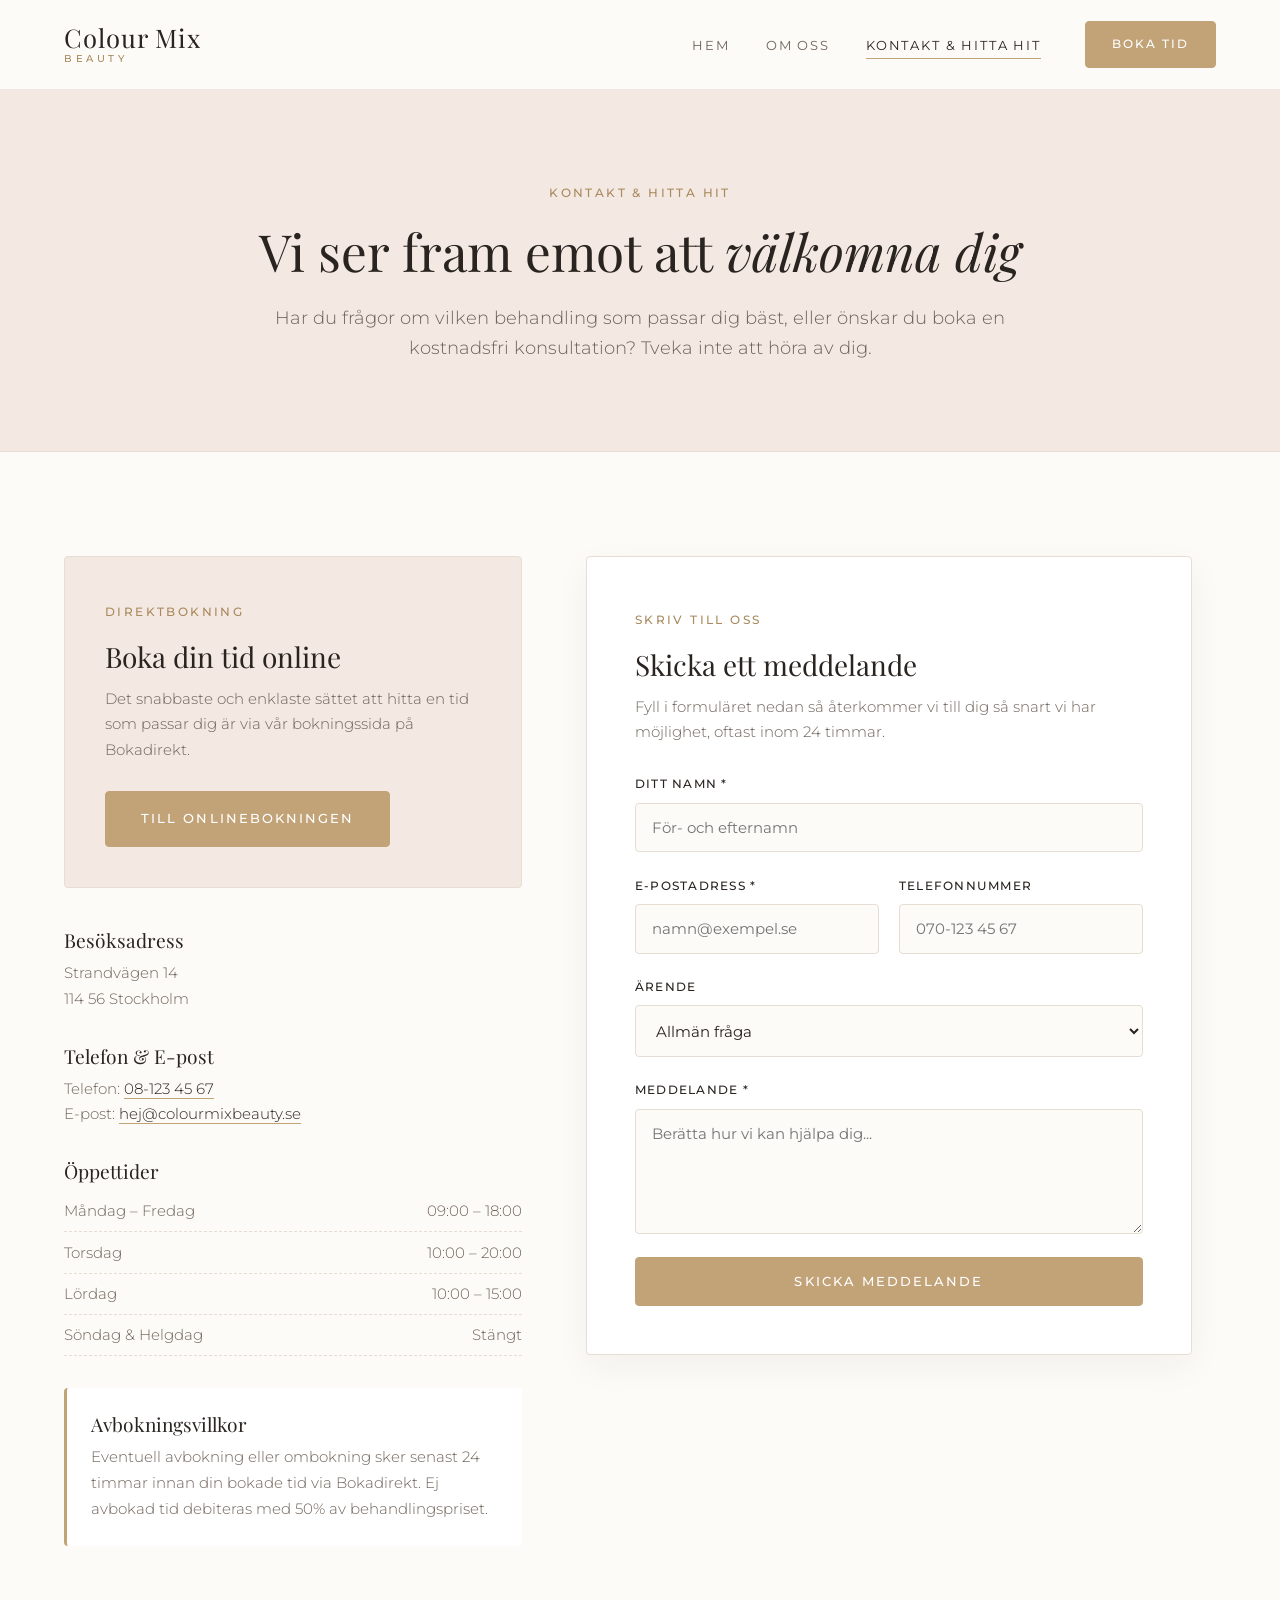
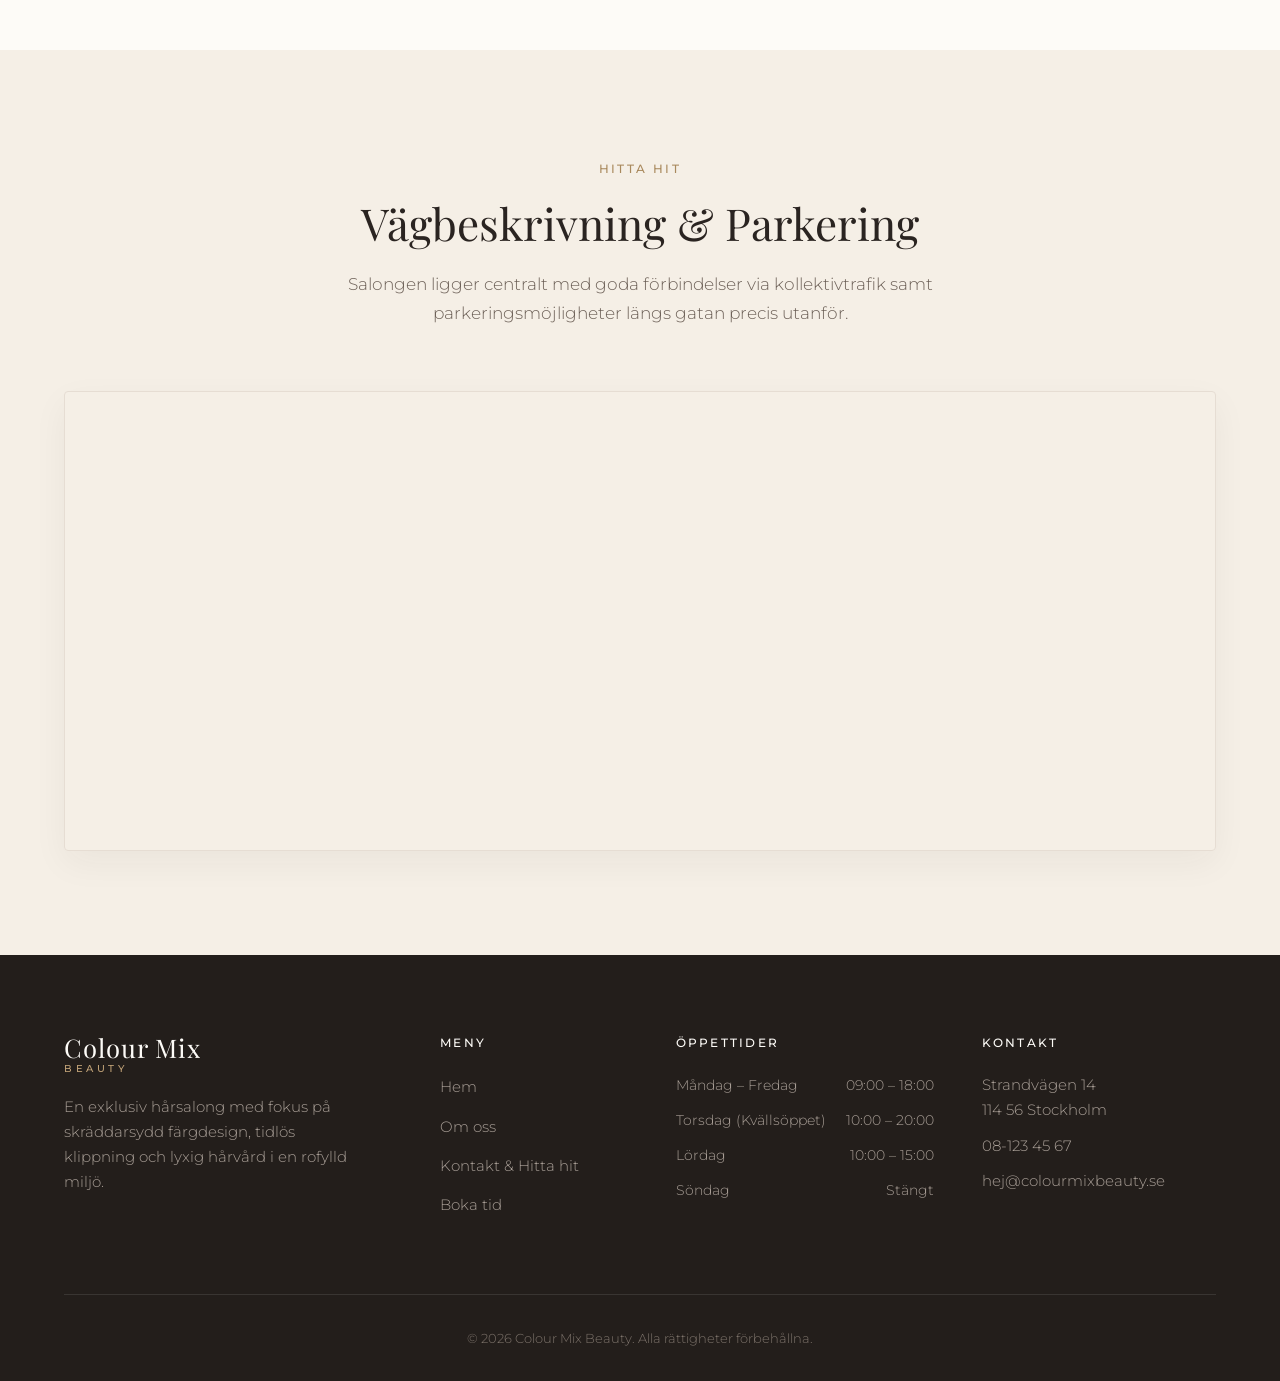
<file: contact.html>
<!DOCTYPE html>
<html lang="sv">
<head>
  <meta charset="UTF-8">
  <meta name="viewport" content="width=device-width, initial-scale=1.0">
  <title>Kontakt & Hitta hit | Colour Mix Beauty</title>
  <meta name="description" content="Kontakta Colour Mix Beauty eller boka din tid online. Här hittar du våra öppettider, adress och kontaktuppgifter.">
  
  <!-- Google Fonts: Playfair Display & Montserrat -->
  <link rel="preconnect" href="https://fonts.googleapis.com">
  <link rel="preconnect" href="https://fonts.gstatic.com" crossorigin>
  <link href="https://fonts.googleapis.com/css2?family=Montserrat:wght@300;400;500;600&family=Playfair+Display:ital,wght@0,400;0,500;0,600;1,400&display=swap" rel="stylesheet">
  
  <!-- Main Stylesheet -->
  <link rel="stylesheet" href="style.css">
</head>
<body>

  <!-- Header & Navigation -->
  <header class="site-header" id="site-header">
    <div class="container header-inner">
      <a href="index.html" class="brand-logo" aria-label="Colour Mix Beauty Hem">
        <span class="brand-main">Colour Mix</span>
        <span class="brand-sub">Beauty</span>
      </a>

      <button class="mobile-menu-toggle" id="mobile-menu-toggle" aria-label="Öppna meny" aria-expanded="false" aria-controls="main-nav">
        <span class="hamburger-line"></span>
        <span class="hamburger-line"></span>
        <span class="hamburger-line"></span>
      </button>

      <nav class="main-nav" id="main-nav" aria-label="Huvudmeny">
        <ul class="nav-list">
          <li><a href="index.html" class="nav-link">Hem</a></li>
          <li><a href="about.html" class="nav-link">Om oss</a></li>
          <li><a href="contact.html" class="nav-link active">Kontakt & Hitta hit</a></li>
        </ul>
        <a href="YOUR_BOKADIREKT_LINK_HERE" class="btn btn-primary nav-cta" target="_blank" rel="noopener noreferrer">Boka tid</a>
      </nav>
    </div>
  </header>

  <main>
    <!-- Page Header -->
    <section class="page-hero bg-blush">
      <div class="container narrow-container text-center reveal">
        <span class="eyebrow">Kontakt &amp; Hitta hit</span>
        <h1 class="page-title">Vi ser fram emot att <em>välkomna dig</em></h1>
        <p class="page-subtitle">
          Har du frågor om vilken behandling som passar dig bäst, eller önskar du boka en kostnadsfri konsultation? Tveka inte att höra av dig.
        </p>
      </div>
    </section>

    <!-- Contact Details & Form Section -->
    <section class="section contact-section">
      <div class="container contact-grid">
        
        <!-- Left Column: Info Cards -->
        <div class="contact-info-wrapper reveal">
          <div class="contact-card">
            <span class="eyebrow">Direktbokning</span>
            <h2 class="contact-card-title">Boka din tid online</h2>
            <p class="contact-card-text">
              Det snabbaste och enklaste sättet att hitta en tid som passar dig är via vår bokningssida på Bokadirekt.
            </p>
            <a href="YOUR_BOKADIREKT_LINK_HERE" class="btn btn-primary" target="_blank" rel="noopener noreferrer">Till onlinebokningen</a>
          </div>

          <div class="contact-details-box">
            <div class="detail-group">
              <h3 class="detail-title">Besöksadress</h3>
              <p>Strandvägen 14<br>114 56 Stockholm</p>
            </div>

            <div class="detail-group">
              <h3 class="detail-title">Telefon &amp; E-post</h3>
              <p>Telefon: <a href="tel:+4681234567" class="text-link">08-123 45 67</a></p>
              <p>E-post: <a href="mailto:hej@colourmixbeauty.se" class="text-link">hej@colourmixbeauty.se</a></p>
            </div>

            <div class="detail-group">
              <h3 class="detail-title">Öppettider</h3>
              <ul class="contact-hours-list">
                <li><span>Måndag – Fredag</span> <span>09:00 – 18:00</span></li>
                <li><span>Torsdag</span> <span>10:00 – 20:00</span></li>
                <li><span>Lördag</span> <span>10:00 – 15:00</span></li>
                <li><span>Söndag &amp; Helgdag</span> <span>Stängt</span></li>
              </ul>
            </div>

            <div class="detail-group policy-box">
              <h3 class="detail-title">Avbokningsvillkor</h3>
              <p>Eventuell avbokning eller ombokning sker senast 24 timmar innan din bokade tid via Bokadirekt. Ej avbokad tid debiteras med 50% av behandlingspriset.</p>
            </div>
          </div>
        </div>

        <!-- Right Column: Netlify Contact Form -->
        <div class="contact-form-wrapper reveal">
          <div class="form-container">
            <span class="eyebrow">Skriv till oss</span>
            <h2 class="contact-card-title">Skicka ett meddelande</h2>
            <p class="contact-card-text">Fyll i formuläret nedan så återkommer vi till dig så snart vi har möjlighet, oftast inom 24 timmar.</p>

            <form name="kontakt" method="POST" data-netlify="true" class="luxury-form">
              <input type="hidden" name="form-name" value="kontakt">
              
              <div class="form-group">
                <label for="name" class="form-label">Ditt namn *</label>
                <input type="text" id="name" name="namn" class="form-input" placeholder="För- och efternamn" required>
              </div>

              <div class="form-row">
                <div class="form-group">
                  <label for="email" class="form-label">E-postadress *</label>
                  <input type="email" id="email" name="epost" class="form-input" placeholder="namn@exempel.se" required>
                </div>
                <div class="form-group">
                  <label for="phone" class="form-label">Telefonnummer</label>
                  <input type="tel" id="phone" name="telefon" class="form-input" placeholder="070-123 45 67">
                </div>
              </div>

              <div class="form-group">
                <label for="subject" class="form-label">Ärende</label>
                <select id="subject" name="arende" class="form-input">
                  <option value="Allmän fråga">Allmän fråga</option>
                  <option value="Konsultation färg/balayage">Rådgivning kring färg / Balayage</option>
                  <option value="Brud & Fest">Brud &amp; Feststyling</option>
                  <option value="Övrigt">Övrigt</option>
                </select>
              </div>

              <div class="form-group">
                <label for="message" class="form-label">Meddelande *</label>
                <textarea id="message" name="meddelande" rows="5" class="form-input" placeholder="Berätta hur vi kan hjälpa dig..." required></textarea>
              </div>

              <button type="submit" class="btn btn-primary btn-full">Skicka meddelande</button>
            </form>
          </div>
        </div>

      </div>
    </section>

    <!-- Map & Directions Section -->
    <section class="section map-section bg-cream-dark">
      <div class="container">
        <div class="section-header text-center reveal">
          <span class="eyebrow">Hitta hit</span>
          <h2 class="section-title">Vägbeskrivning &amp; Parkering</h2>
          <p class="section-subtitle">
            Salongen ligger centralt med goda förbindelser via kollektivtrafik samt parkeringsmöjligheter längs gatan precis utanför.
          </p>
        </div>

        <div class="map-frame-wrapper reveal">
          <!-- Embedded Google Map (Centered on Strandvägen, Stockholm - easy to replace with your own address) -->
          <iframe 
            title="Karta till Colour Mix Beauty"
            src="https://www.google.com/maps/embed?pb=!1m18!1m12!1m3!1d2035.158720944149!2d18.0815393!3d59.3319784!2m3!1f0!2f0!3f0!3m2!1i1024!2i768!4f13.1!3m3!1m2!1s0x465f9d5952897151%3A0x600a737a0b60880!2sStrandv%C3%A4gen%2C%20Stockholm!5e0!3m2!1ssv!2sse!4v1700000000000!5m2!1ssv!2sse" 
            width="100%" 
            height="450" 
            style="border:0;" 
            allowfullscreen="" 
            loading="lazy" 
            referrerpolicy="no-referrer-when-downgrade">
          </iframe>
        </div>
      </div>
    </section>
  </main>

  <!-- Footer -->
  <footer class="site-footer">
    <div class="container footer-grid">
      <div class="footer-brand">
        <a href="index.html" class="brand-logo footer-logo">
          <span class="brand-main">Colour Mix</span>
          <span class="brand-sub">Beauty</span>
        </a>
        <p class="footer-desc">
          En exklusiv hårsalong med fokus på skräddarsydd färgdesign, tidlös klippning och lyxig hårvård i en rofylld miljö.
        </p>
      </div>

      <div class="footer-col">
        <h4 class="footer-heading">Meny</h4>
        <ul class="footer-links">
          <li><a href="index.html">Hem</a></li>
          <li><a href="about.html">Om oss</a></li>
          <li><a href="contact.html">Kontakt &amp; Hitta hit</a></li>
          <li><a href="YOUR_BOKADIREKT_LINK_HERE" target="_blank" rel="noopener noreferrer">Boka tid</a></li>
        </ul>
      </div>

      <div class="footer-col">
        <h4 class="footer-heading">Öppettider</h4>
        <ul class="footer-hours">
          <li><span>Måndag – Fredag</span> <span>09:00 – 18:00</span></li>
          <li><span>Torsdag (Kvällsöppet)</span> <span>10:00 – 20:00</span></li>
          <li><span>Lördag</span> <span>10:00 – 15:00</span></li>
          <li><span>Söndag</span> <span>Stängt</span></li>
        </ul>
      </div>

      <div class="footer-col">
        <h4 class="footer-heading">Kontakt</h4>
        <address class="footer-address">
          <p>Strandvägen 14<br>114 56 Stockholm</p>
          <p><a href="tel:+4681234567">08-123 45 67</a></p>
          <p><a href="mailto:hej@colourmixbeauty.se">hej@colourmixbeauty.se</a></p>
        </address>
      </div>
    </div>

    <div class="container footer-bottom">
      <p>&copy; <span id="current-year">2026</span> Colour Mix Beauty. Alla rättigheter förbehållna.</p>
    </div>
  </footer>

  <!-- Main Script -->
  <script src="script.js"></script>
</body>
</html>
</file>
<file: style.css>
/* ==========================================================================
   Colour Mix Beauty - Luxury Salon Stylesheet
   ========================================================================== */

:root {
  /* Color Palette */
  --bg-cream: #FDFBF7;
  --bg-cream-dark: #F5EFE6;
  --bg-blush: #F3E9E2;
  --bg-white: #FFFFFF;
  
  --text-dark: #2A2421;
  --text-muted: #6E6259;
  --text-light: #9A8D84;
  
  --accent-gold: #C2A378;
  --accent-gold-hover: #A9895D;
  --accent-champagne: #E5D5C3;
  --border-subtle: #E6DDD3;

  /* Typography */
  --font-heading: 'Playfair Display', Georgia, serif;
  --font-body: 'Montserrat', -apple-system, BlinkMacSystemFont, sans-serif;

  /* Spacing & Layout */
  --container-max: 1200px;
  --container-narrow: 780px;
  --header-height: 90px;
  --radius-sm: 4px;
  --radius-md: 8px;

  /* Transitions & Shadows */
  --transition-smooth: all 0.35s cubic-bezier(0.25, 0.8, 0.25, 1);
  --shadow-soft: 0 12px 35px rgba(42, 36, 33, 0.05);
  --shadow-hover: 0 18px 45px rgba(42, 36, 33, 0.09);
}

/* ==========================================================================
   Reset & Base
   ========================================================================== */

*, *::before, *::after {
  box-sizing: border-box;
  margin: 0;
  padding: 0;
}

html {
  scroll-behavior: smooth;
  font-size: 16px;
}

body {
  font-family: var(--font-body);
  font-weight: 300;
  color: var(--text-dark);
  background-color: var(--bg-cream);
  line-height: 1.7;
  -webkit-font-smoothing: antialiased;
  overflow-x: hidden;
}

img {
  max-width: 100%;
  height: auto;
  display: block;
}

a {
  color: inherit;
  text-decoration: none;
  transition: var(--transition-smooth);
}

ul {
  list-style: none;
}

/* ==========================================================================
   Typography & Utilities
   ========================================================================== */

h1, h2, h3, h4 {
  font-family: var(--font-heading);
  font-weight: 400;
  line-height: 1.25;
  color: var(--text-dark);
}

h1 em, h2 em {
  font-style: italic;
  font-weight: 400;
}

.container {
  width: 90%;
  max-width: var(--container-max);
  margin: 0 auto;
}

.narrow-container {
  max-width: var(--container-narrow);
}

.text-center {
  text-align: center;
}

.section {
  padding: 6.5rem 0;
}

.bg-blush {
  background-color: var(--bg-blush);
}

.bg-cream-dark {
  background-color: var(--bg-cream-dark);
}

.eyebrow {
  display: inline-block;
  font-size: 0.75rem;
  font-weight: 500;
  text-transform: uppercase;
  letter-spacing: 0.2em;
  color: var(--accent-gold-hover);
  margin-bottom: 1rem;
}

.section-title {
  font-size: clamp(2rem, 3.5vw, 2.75rem);
  margin-bottom: 1.25rem;
}

.section-subtitle {
  font-size: 1.05rem;
  color: var(--text-muted);
  max-width: 620px;
  margin: 0 auto;
}

.section-header {
  margin-bottom: 4rem;
}

.section-text {
  font-size: 1.05rem;
  color: var(--text-muted);
  margin-bottom: 1.5rem;
}

.divider-gold {
  width: 60px;
  height: 1px;
  background-color: var(--accent-gold);
  margin: 1.5rem auto 2rem;
}

/* ==========================================================================
   Buttons & Links
   ========================================================================== */

.btn {
  display: inline-block;
  font-family: var(--font-body);
  font-size: 0.8rem;
  font-weight: 500;
  text-transform: uppercase;
  letter-spacing: 0.16em;
  padding: 1rem 2.2rem;
  border-radius: var(--radius-sm);
  cursor: pointer;
  transition: var(--transition-smooth);
  text-align: center;
  border: 1px solid transparent;
}

.btn-primary {
  background-color: var(--accent-gold);
  color: var(--bg-white);
  border-color: var(--accent-gold);
}

.btn-primary:hover,
.btn-primary:focus-visible {
  background-color: var(--accent-gold-hover);
  border-color: var(--accent-gold-hover);
  transform: translateY(-2px);
  box-shadow: 0 8px 20px rgba(194, 163, 120, 0.3);
}

.btn-outline {
  background-color: transparent;
  color: var(--text-dark);
  border-color: var(--text-dark);
}

.btn-outline:hover,
.btn-outline:focus-visible {
  background-color: var(--text-dark);
  color: var(--bg-white);
  transform: translateY(-2px);
}

.btn-large {
  padding: 1.15rem 2.8rem;
  font-size: 0.85rem;
}

.btn-full {
  width: 100%;
}

.link-arrow {
  display: inline-block;
  font-size: 0.85rem;
  font-weight: 500;
  text-transform: uppercase;
  letter-spacing: 0.14em;
  color: var(--text-dark);
  border-bottom: 1px solid var(--accent-gold);
  padding-bottom: 0.25rem;
  margin-top: 0.5rem;
}

.link-arrow:hover {
  color: var(--accent-gold-hover);
  padding-left: 0.35rem;
}

/* ==========================================================================
   Header & Navigation
   ========================================================================== */

.site-header {
  position: sticky;
  top: 0;
  z-index: 1000;
  height: var(--header-height);
  background-color: rgba(253, 251, 247, 0.92);
  backdrop-filter: blur(10px);
  -webkit-backdrop-filter: blur(10px);
  border-bottom: 1px solid rgba(230, 221, 211, 0.6);
  transition: var(--transition-smooth);
}

.site-header.scrolled {
  height: 76px;
  box-shadow: 0 4px 25px rgba(42, 36, 33, 0.05);
}

.header-inner {
  height: 100%;
  display: flex;
  align-items: center;
  justify-content: space-between;
}

.brand-logo {
  display: flex;
  flex-direction: column;
  line-height: 1;
}

.brand-main {
  font-family: var(--font-heading);
  font-size: 1.6rem;
  letter-spacing: 0.04em;
  color: var(--text-dark);
}

.brand-sub {
  font-family: var(--font-body);
  font-size: 0.65rem;
  font-weight: 500;
  text-transform: uppercase;
  letter-spacing: 0.34em;
  color: var(--accent-gold-hover);
  margin-top: 0.2rem;
}

.main-nav {
  display: flex;
  align-items: center;
  gap: 2.75rem;
}

.nav-list {
  display: flex;
  align-items: center;
  gap: 2.25rem;
}

.nav-link {
  font-size: 0.82rem;
  font-weight: 400;
  text-transform: uppercase;
  letter-spacing: 0.14em;
  color: var(--text-muted);
  position: relative;
  padding: 0.4rem 0;
}

.nav-link::after {
  content: '';
  position: absolute;
  bottom: 0;
  left: 0;
  width: 0;
  height: 1px;
  background-color: var(--accent-gold);
  transition: var(--transition-smooth);
}

.nav-link:hover,
.nav-link.active {
  color: var(--text-dark);
}

.nav-link:hover::after,
.nav-link.active::after {
  width: 100%;
}

.nav-cta {
  padding: 0.75rem 1.65rem;
  font-size: 0.75rem;
}

.mobile-menu-toggle {
  display: none;
  background: none;
  border: none;
  cursor: pointer;
  padding: 0.5rem;
  z-index: 1001;
}

.hamburger-line {
  display: block;
  width: 24px;
  height: 1.5px;
  background-color: var(--text-dark);
  margin: 5px 0;
  transition: var(--transition-smooth);
}

/* ==========================================================================
   Hero Section (Home)
   ========================================================================== */

.hero {
  padding: 4.5rem 0 6.5rem;
  background: linear-gradient(180deg, var(--bg-cream) 0%, var(--bg-cream-dark) 100%);
}

.hero-grid {
  display: grid;
  grid-template-columns: 1.05fr 0.95fr;
  align-items: center;
  gap: 4rem;
}

.hero-title {
  font-size: clamp(2.5rem, 4.8vw, 4rem);
  margin-bottom: 1.5rem;
  line-height: 1.15;
}

.hero-lead {
  font-size: 1.1rem;
  color: var(--text-muted);
  margin-bottom: 2.5rem;
  max-width: 520px;
}

.hero-actions {
  display: flex;
  flex-wrap: wrap;
  gap: 1rem;
}

.hero-visual {
  position: relative;
}

.hero-image-frame {
  position: relative;
  border-radius: var(--radius-md);
  overflow: hidden;
  box-shadow: var(--shadow-soft);
}

.hero-image-frame::before {
  content: '';
  position: absolute;
  inset: 14px;
  border: 1px solid rgba(255, 255, 255, 0.55);
  border-radius: var(--radius-sm);
  pointer-events: none;
  z-index: 2;
}

.hero-img {
  width: 100%;
  height: 580px;
  object-fit: cover;
  transform: scale(1.01);
  transition: transform 0.8s ease;
}

.hero-image-frame:hover .hero-img {
  transform: scale(1.04);
}

.hero-floating-badge {
  position: absolute;
  bottom: -24px;
  left: -24px;
  background-color: var(--bg-white);
  padding: 1.35rem 1.75rem;
  border-radius: var(--radius-sm);
  box-shadow: var(--shadow-soft);
  border-left: 3px solid var(--accent-gold);
  max-width: 290px;
  z-index: 3;
}

.badge-title {
  display: block;
  font-size: 0.7rem;
  text-transform: uppercase;
  letter-spacing: 0.16em;
  color: var(--accent-gold-hover);
  margin-bottom: 0.25rem;
  font-weight: 500;
}

.badge-text {
  font-family: var(--font-heading);
  font-size: 1rem;
  color: var(--text-dark);
}

/* ==========================================================================
   Pillars / Features Grid
   ========================================================================== */

.pillars-grid {
  display: grid;
  grid-template-columns: repeat(3, 1fr);
  gap: 2.5rem;
}

.pillar-card {
  background-color: var(--bg-cream);
  padding: 2.75rem 2.25rem;
  border-radius: var(--radius-sm);
  border: 1px solid var(--border-subtle);
  box-shadow: var(--shadow-soft);
  transition: var(--transition-smooth);
}

.pillar-card:hover {
  transform: translateY(-5px);
  box-shadow: var(--shadow-hover);
}

.pillar-number {
  display: block;
  font-family: var(--font-heading);
  font-size: 1.75rem;
  font-style: italic;
  color: var(--accent-gold);
  margin-bottom: 0.85rem;
}

.pillar-title {
  font-size: 1.35rem;
  margin-bottom: 0.85rem;
}

.pillar-desc {
  font-size: 0.95rem;
  color: var(--text-muted);
}

/* ==========================================================================
   Services & Pricing Menu
   ========================================================================== */

.services-grid {
  display: grid;
  grid-template-columns: repeat(2, 1fr);
  gap: 3rem;
}

.service-menu-card {
  background-color: var(--bg-white);
  padding: 3rem;
  border-radius: var(--radius-sm);
  border: 1px solid var(--border-subtle);
  box-shadow: var(--shadow-soft);
}

.service-category-title {
  font-size: 1.6rem;
  padding-bottom: 1rem;
  margin-bottom: 1.75rem;
  border-bottom: 1px solid var(--border-subtle);
}

.price-list {
  display: flex;
  flex-direction: column;
  gap: 1.5rem;
}

.price-item {
  display: flex;
  justify-content: space-between;
  align-items: baseline;
  gap: 1rem;
  padding-bottom: 1.25rem;
  border-bottom: 1px dashed var(--border-subtle);
}

.price-item:last-child {
  border-bottom: none;
  padding-bottom: 0;
}

.service-name {
  display: block;
  font-weight: 500;
  font-size: 1rem;
  color: var(--text-dark);
}

.service-detail {
  display: block;
  font-size: 0.85rem;
  color: var(--text-light);
  margin-top: 0.2rem;
}

.service-price {
  font-family: var(--font-heading);
  font-size: 1.1rem;
  font-weight: 500;
  color: var(--text-dark);
  white-space: nowrap;
}

.services-footer {
  margin-top: 3.5rem;
}

.price-note {
  font-size: 0.92rem;
  color: var(--text-muted);
  margin-bottom: 1.5rem;
}

/* ==========================================================================
   Editorial Split Section
   ========================================================================== */

.editorial-grid {
  display: grid;
  grid-template-columns: 1fr 1fr;
  align-items: center;
  gap: 4.5rem;
}

.editorial-image-wrapper {
  border-radius: var(--radius-sm);
  overflow: hidden;
  box-shadow: var(--shadow-soft);
}

.editorial-img {
  width: 100%;
  height: 520px;
  object-fit: cover;
}

.signature-block {
  margin-top: 2rem;
  padding-top: 1.5rem;
  border-top: 1px solid var(--border-subtle);
}

.signature-text {
  display: block;
  font-size: 0.9rem;
  color: var(--text-muted);
}

.signature-name {
  display: block;
  font-family: var(--font-heading);
  font-style: italic;
  font-size: 1.35rem;
  color: var(--text-dark);
  margin-top: 0.25rem;
}

/* ==========================================================================
   Testimonials
   ========================================================================== */

.testimonials-grid {
  display: grid;
  grid-template-columns: repeat(3, 1fr);
  gap: 2rem;
}

.testimonial-card {
  background-color: var(--bg-white);
  padding: 2.5rem 2rem;
  border-radius: var(--radius-sm);
  border: 1px solid var(--border-subtle);
  box-shadow: var(--shadow-soft);
  display: flex;
  flex-direction: column;
  justify-content: space-between;
}

.stars {
  color: var(--accent-gold);
  font-size: 1rem;
  letter-spacing: 0.15em;
  margin-bottom: 1.25rem;
}

.testimonial-quote {
  font-family: var(--font-heading);
  font-style: italic;
  font-size: 1.05rem;
  color: var(--text-dark);
  margin-bottom: 1.5rem;
}

.testimonial-author {
  font-size: 0.8rem;
  font-weight: 500;
  text-transform: uppercase;
  letter-spacing: 0.12em;
  color: var(--text-muted);
}

/* ==========================================================================
   Page Hero (About & Contact)
   ========================================================================== */

.page-hero {
  padding: 5.5rem 0;
  border-bottom: 1px solid var(--border-subtle);
}

.page-title {
  font-size: clamp(2.25rem, 4vw, 3.4rem);
  margin-bottom: 1.25rem;
}

.page-subtitle {
  font-size: 1.1rem;
  color: var(--text-muted);
}

/* ==========================================================================
   Team Section (About Page)
   ========================================================================== */

.team-grid {
  display: grid;
  grid-template-columns: repeat(3, 1fr);
  gap: 2.5rem;
}

.team-card {
  background-color: var(--bg-white);
  border-radius: var(--radius-sm);
  overflow: hidden;
  border: 1px solid var(--border-subtle);
  box-shadow: var(--shadow-soft);
  transition: var(--transition-smooth);
}

.team-card:hover {
  transform: translateY(-6px);
  box-shadow: var(--shadow-hover);
}

.team-img-wrapper {
  height: 380px;
  overflow: hidden;
}

.team-img {
  width: 100%;
  height: 100%;
  object-fit: cover;
  transition: transform 0.6s ease;
}

.team-card:hover .team-img {
  transform: scale(1.04);
}

.team-info {
  padding: 2rem;
}

.team-role {
  display: block;
  font-size: 0.72rem;
  font-weight: 500;
  text-transform: uppercase;
  letter-spacing: 0.16em;
  color: var(--accent-gold-hover);
  margin-bottom: 0.4rem;
}

.team-name {
  font-size: 1.45rem;
  margin-bottom: 0.75rem;
}

.team-bio {
  font-size: 0.92rem;
  color: var(--text-muted);
}

/* ==========================================================================
   Contact Page
   ========================================================================== */

.contact-grid {
  display: grid;
  grid-template-columns: 0.95fr 1.05fr;
  gap: 4rem;
  align-items: start;
}

.contact-card {
  background-color: var(--bg-blush);
  padding: 2.5rem;
  border-radius: var(--radius-sm);
  margin-bottom: 2.5rem;
  border: 1px solid var(--border-subtle);
}

.contact-card-title {
  font-size: 1.75rem;
  margin-bottom: 0.75rem;
}

.contact-card-text {
  font-size: 0.95rem;
  color: var(--text-muted);
  margin-bottom: 1.75rem;
}

.contact-details-box {
  display: flex;
  flex-direction: column;
  gap: 2rem;
}

.detail-title {
  font-size: 1.2rem;
  margin-bottom: 0.5rem;
}

.detail-group p {
  color: var(--text-muted);
  font-size: 0.95rem;
}

.text-link {
  color: var(--text-dark);
  border-bottom: 1px solid var(--accent-gold);
}

.text-link:hover {
  color: var(--accent-gold-hover);
}

.contact-hours-list li {
  display: flex;
  justify-content: space-between;
  padding: 0.45rem 0;
  border-bottom: 1px dashed var(--border-subtle);
  font-size: 0.95rem;
  color: var(--text-muted);
}

.policy-box {
  background-color: var(--bg-white);
  padding: 1.5rem;
  border-left: 3px solid var(--accent-gold);
  border-radius: var(--radius-sm);
}

/* Contact Form */
.form-container {
  background-color: var(--bg-white);
  padding: 3rem;
  border-radius: var(--radius-sm);
  border: 1px solid var(--border-subtle);
  box-shadow: var(--shadow-soft);
}

.luxury-form {
  display: flex;
  flex-direction: column;
  gap: 1.4rem;
}

.form-row {
  display: grid;
  grid-template-columns: 1fr 1fr;
  gap: 1.25rem;
}

.form-group {
  display: flex;
  flex-direction: column;
}

.form-label {
  font-size: 0.78rem;
  font-weight: 500;
  text-transform: uppercase;
  letter-spacing: 0.1em;
  color: var(--text-dark);
  margin-bottom: 0.5rem;
}

.form-input {
  font-family: var(--font-body);
  font-size: 0.95rem;
  color: var(--text-dark);
  background-color: var(--bg-cream);
  border: 1px solid var(--border-subtle);
  border-radius: var(--radius-sm);
  padding: 0.9rem 1rem;
  transition: var(--transition-smooth);
}

.form-input:focus {
  outline: none;
  border-color: var(--accent-gold);
  background-color: var(--bg-white);
  box-shadow: 0 0 0 3px rgba(194, 163, 120, 0.15);
}

.map-frame-wrapper {
  border-radius: var(--radius-sm);
  overflow: hidden;
  border: 1px solid var(--border-subtle);
  box-shadow: var(--shadow-soft);
}

/* ==========================================================================
   CTA Banner
   ========================================================================== */

.cta-banner {
  padding: 6rem 0;
  background: linear-gradient(135deg, var(--bg-blush) 0%, var(--accent-champagne) 100%);
  border-top: 1px solid var(--border-subtle);
}

.cta-title {
  font-size: clamp(2rem, 3.5vw, 2.8rem);
  margin-bottom: 1rem;
}

.cta-text {
  font-size: 1.05rem;
  color: var(--text-muted);
  max-width: 540px;
  margin: 0 auto 2.25rem;
}

/* ==========================================================================
   Footer
   ========================================================================== */

.site-footer {
  background-color: #231E1B;
  color: #D8CFC7;
  padding: 5rem 0 2rem;
}

.footer-grid {
  display: grid;
  grid-template-columns: 1.4fr 0.8fr 1.1fr 1fr;
  gap: 3rem;
  padding-bottom: 4rem;
  border-bottom: 1px solid rgba(255, 255, 255, 0.1);
}

.footer-logo .brand-main {
  color: var(--bg-cream);
}

.footer-logo .brand-sub {
  color: var(--accent-gold);
}

.footer-desc {
  margin-top: 1.25rem;
  font-size: 0.92rem;
  color: #A89E96;
  max-width: 300px;
}

.footer-heading {
  font-family: var(--font-body);
  font-size: 0.78rem;
  font-weight: 500;
  text-transform: uppercase;
  letter-spacing: 0.18em;
  color: var(--bg-cream);
  margin-bottom: 1.4rem;
}

.footer-links li {
  margin-bottom: 0.75rem;
}

.footer-links a {
  font-size: 0.92rem;
  color: #A89E96;
}

.footer-links a:hover {
  color: var(--accent-gold);
}

.footer-hours li {
  display: flex;
  justify-content: space-between;
  font-size: 0.9rem;
  color: #A89E96;
  margin-bottom: 0.65rem;
}

.footer-address {
  font-style: normal;
  font-size: 0.92rem;
  color: #A89E96;
}

.footer-address p {
  margin-bottom: 0.65rem;
}

.footer-address a:hover {
  color: var(--accent-gold);
}

.footer-bottom {
  padding-top: 2rem;
  text-align: center;
  font-size: 0.82rem;
  color: #7D736B;
}

/* ==========================================================================
   Scroll Reveal Animations
   ========================================================================== */

.reveal {
  opacity: 0;
  transform: translateY(24px);
  transition: opacity 0.7s ease, transform 0.7s ease;
}

.reveal.visible {
  opacity: 1;
  transform: translateY(0);
}

/* ==========================================================================
   Responsive Design (Media Queries)
   ========================================================================== */

@media (max-width: 992px) {
  .hero-grid,
  .editorial-grid,
  .contact-grid,
  .services-grid {
    grid-template-columns: 1fr;
    gap: 3rem;
  }

  .pillars-grid,
  .testimonials-grid,
  .team-grid {
    grid-template-columns: repeat(2, 1fr);
  }

  .hero-img,
  .editorial-img {
    height: 440px;
  }

  .hero-floating-badge {
    left: 16px;
    bottom: 16px;
  }

  .footer-grid {
    grid-template-columns: 1fr 1fr;
  }
}

@media (max-width: 768px) {
  :root {
    --header-height: 76px;
  }

  .section {
    padding: 4.5rem 0;
  }

  .mobile-menu-toggle {
    display: block;
  }

  .mobile-menu-toggle.active .hamburger-line:nth-child(1) {
    transform: translateY(6.5px) rotate(45deg);
  }

  .mobile-menu-toggle.active .hamburger-line:nth-child(2) {
    opacity: 0;
  }

  .mobile-menu-toggle.active .hamburger-line:nth-child(3) {
    transform: translateY(-6.5px) rotate(-45deg);
  }

  .main-nav {
    position: fixed;
    top: var(--header-height);
    left: 0;
    width: 100%;
    height: calc(100vh - var(--header-height));
    background-color: var(--bg-cream);
    flex-direction: column;
    justify-content: center;
    gap: 2.5rem;
    padding: 2rem;
    transform: translateX(100%);
    transition: transform 0.4s cubic-bezier(0.25, 0.8, 0.25, 1);
    border-top: 1px solid var(--border-subtle);
  }

  .main-nav.open {
    transform: translateX(0);
  }

  .nav-list {
    flex-direction: column;
    gap: 1.75rem;
    text-align: center;
  }

  .nav-link {
    font-size: 1.05rem;
  }

  .pillars-grid,
  .testimonials-grid,
  .team-grid,
  .form-row,
  .footer-grid {
    grid-template-columns: 1fr;
  }

  .service-menu-card,
  .form-container {
    padding: 2rem 1.5rem;
  }
}
</file>
